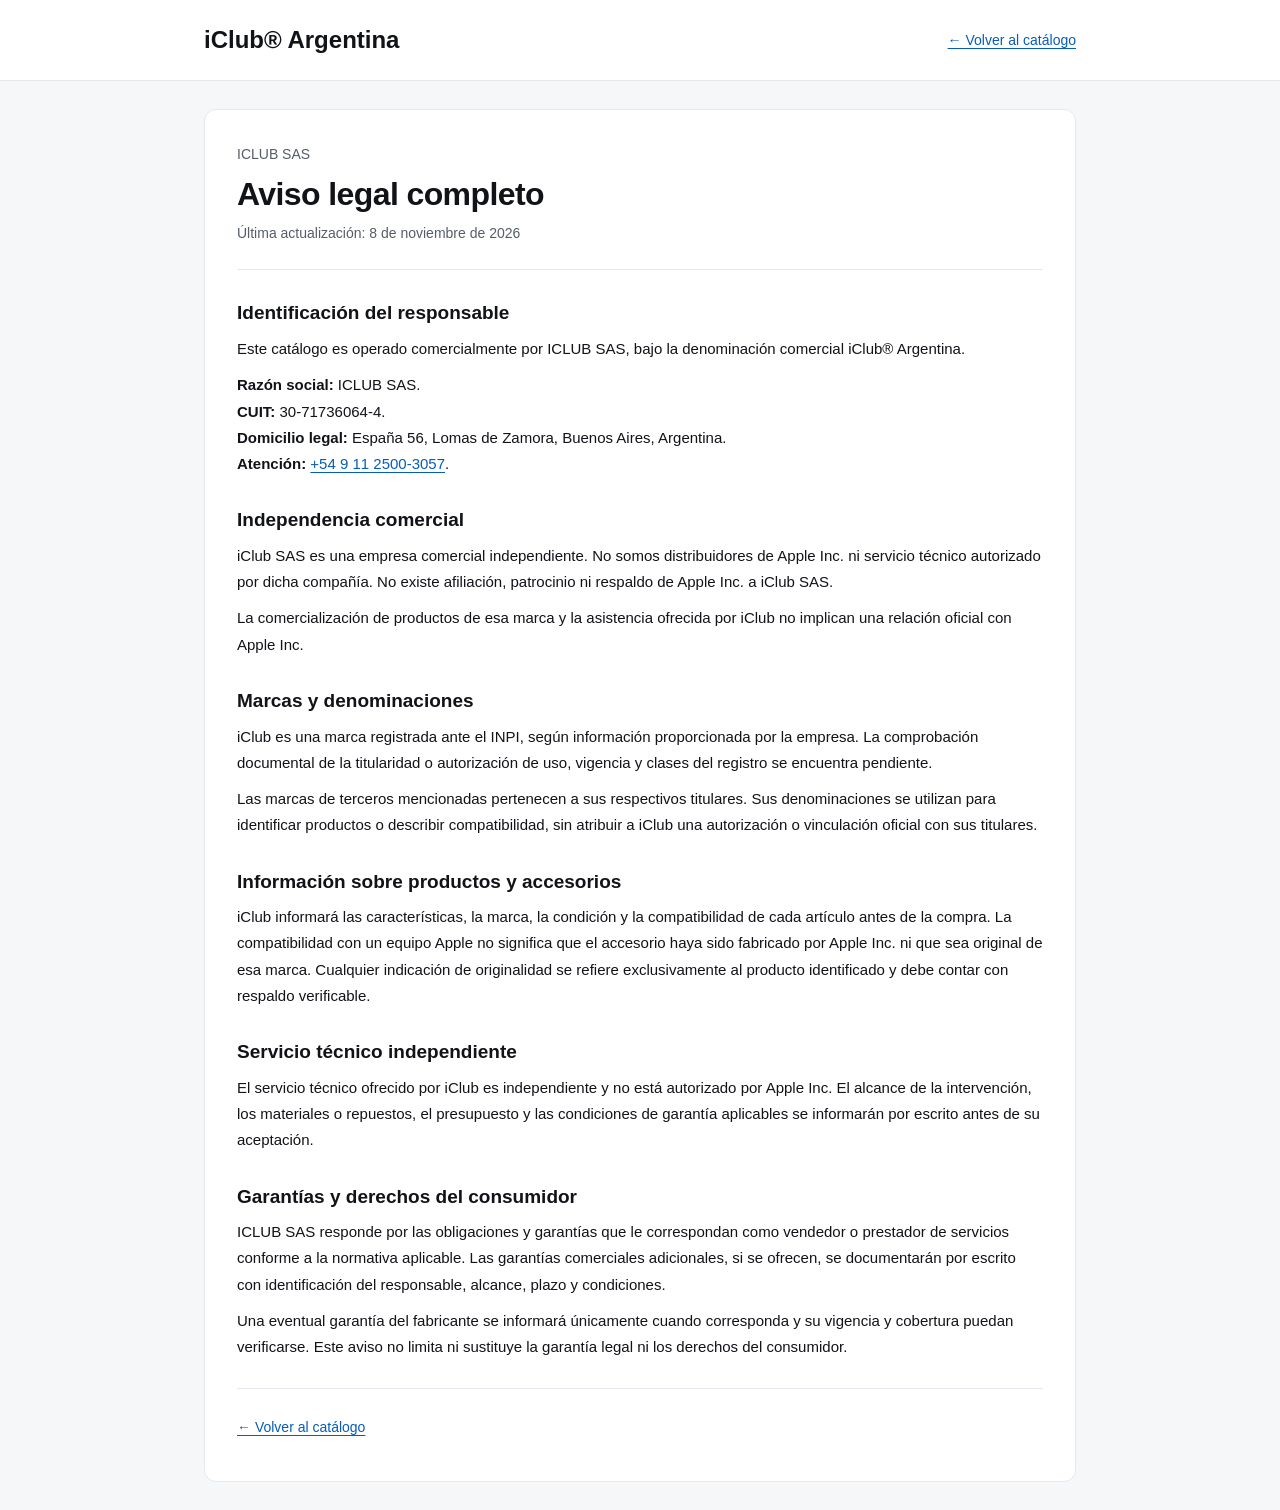
<file: aviso-legal.html>
<!doctype html>
<html lang="es">
<head>
  <meta charset="utf-8">
  <meta name="viewport" content="width=device-width, initial-scale=1">
  <title>Aviso legal | iClub Argentina</title>
  <meta name="description" content="Identificación de ICLUB SAS, independencia comercial, productos, servicio técnico independiente y garantías del consumidor.">
  <link rel="icon" href="assets/favicon.svg" type="image/svg+xml">
  <style>
    :root { color-scheme: light; --ink:#111318; --line:#e6e8ee; --blue:#075db8; }
    * { box-sizing:border-box; }
    body { margin:0; background:#f6f7f9; color:var(--ink); font-family:Inter,-apple-system,BlinkMacSystemFont,"Segoe UI",sans-serif; }
    a { color:var(--blue); text-underline-offset:3px; }
    a:focus-visible { outline:3px solid #0071e3; outline-offset:4px; border-radius:2px; }
    .legal-header { border-bottom:1px solid var(--line); background:#fff; }
    .legal-header-inner { max-width:920px; margin:auto; padding:18px 24px; display:flex; align-items:center; justify-content:space-between; gap:12px; flex-wrap:wrap; }
    .legal-brand { color:var(--ink); font-weight:700; font-size:24px; text-decoration:none; min-height:44px; display:inline-flex; align-items:center; }
    .back-link { display:inline-flex; align-items:center; min-height:44px; font-size:14px; }
    main { max-width:872px; margin:28px auto; background:#fff; border:1px solid var(--line); border-radius:12px; padding:32px; }
    .eyebrow { color:#555d69; font-size:14px; margin:0 0 8px; }
    h1 { font-size:32px; margin:0 0 8px; letter-spacing:-.6px; line-height:1.2; }
    .updated { font-size:14px; color:#555d69; margin:0; }
    h2 { font-size:19px; line-height:1.35; margin:30px 0 10px; }
    p { font-size:15px; line-height:1.75; margin:10px 0; overflow-wrap:anywhere; }
    section:first-of-type { border-top:1px solid var(--line); margin-top:24px; }
    .legal-bottom { border-top:1px solid var(--line); margin-top:28px; padding-top:16px; }
    @media(max-width:600px) {
      .legal-header-inner { padding:12px 16px; }
      main { margin:16px 12px; padding:24px 20px; border-radius:8px; }
      h1 { font-size:28px; } h2 { font-size:18px; }
    }
  </style>
</head>
<body>
  <header class="legal-header">
    <div class="legal-header-inner">
      <a class="legal-brand" href="./" aria-label="iClub Argentina, volver al catálogo">iClub&reg; Argentina</a>
      <a class="back-link" href="./">&larr; Volver al catálogo</a>
    </div>
  </header>
  <main>
    <p class="eyebrow">ICLUB SAS</p>
    <h1>Aviso legal completo</h1>
    <p class="updated">Última actualización: <time datetime="2026-11-08">8 de noviembre de 2026</time></p>
<section aria-labelledby="legal-0"><h2 id="legal-0">Identificación del responsable</h2>
<p>Este catálogo es operado comercialmente por ICLUB SAS, bajo la denominación comercial iClub® Argentina.</p>
<p><strong>Razón social:</strong> ICLUB SAS.<br><strong>CUIT:</strong> 30-71736064-4.<br><strong>Domicilio legal:</strong> España 56, Lomas de Zamora, Buenos Aires, Argentina.<br><strong>Atención:</strong> <a href="tel:+5491125003057">+54 9 11 2500-3057</a>.</p>
</section>
<section aria-labelledby="legal-1"><h2 id="legal-1">Independencia comercial</h2>
<p>iClub SAS es una empresa comercial independiente. No somos distribuidores de Apple Inc. ni servicio técnico autorizado por dicha compañía. No existe afiliación, patrocinio ni respaldo de Apple Inc. a iClub SAS.</p>
<p>La comercialización de productos de esa marca y la asistencia ofrecida por iClub no implican una relación oficial con Apple Inc.</p>
</section>
<section aria-labelledby="legal-2"><h2 id="legal-2">Marcas y denominaciones</h2>
<p>iClub es una marca registrada ante el INPI, según información proporcionada por la empresa. La comprobación documental de la titularidad o autorización de uso, vigencia y clases del registro se encuentra pendiente.</p>
<p>Las marcas de terceros mencionadas pertenecen a sus respectivos titulares. Sus denominaciones se utilizan para identificar productos o describir compatibilidad, sin atribuir a iClub una autorización o vinculación oficial con sus titulares.</p>
</section>
<section aria-labelledby="legal-3"><h2 id="legal-3">Información sobre productos y accesorios</h2>
<p>iClub informará las características, la marca, la condición y la compatibilidad de cada artículo antes de la compra. La compatibilidad con un equipo Apple no significa que el accesorio haya sido fabricado por Apple Inc. ni que sea original de esa marca. Cualquier indicación de originalidad se refiere exclusivamente al producto identificado y debe contar con respaldo verificable.</p>
</section>
<section aria-labelledby="legal-4"><h2 id="legal-4">Servicio técnico independiente</h2>
<p>El servicio técnico ofrecido por iClub es independiente y no está autorizado por Apple Inc. El alcance de la intervención, los materiales o repuestos, el presupuesto y las condiciones de garantía aplicables se informarán por escrito antes de su aceptación.</p>
</section>
<section aria-labelledby="legal-5"><h2 id="legal-5">Garantías y derechos del consumidor</h2>
<p>ICLUB SAS responde por las obligaciones y garantías que le correspondan como vendedor o prestador de servicios conforme a la normativa aplicable. Las garantías comerciales adicionales, si se ofrecen, se documentarán por escrito con identificación del responsable, alcance, plazo y condiciones.</p>
<p>Una eventual garantía del fabricante se informará únicamente cuando corresponda y su vigencia y cobertura puedan verificarse. Este aviso no limita ni sustituye la garantía legal ni los derechos del consumidor.</p>
</section>
    <div class="legal-bottom"><a class="back-link" href="./">&larr; Volver al catálogo</a></div>
  </main>
</body>
</html>
</file>
